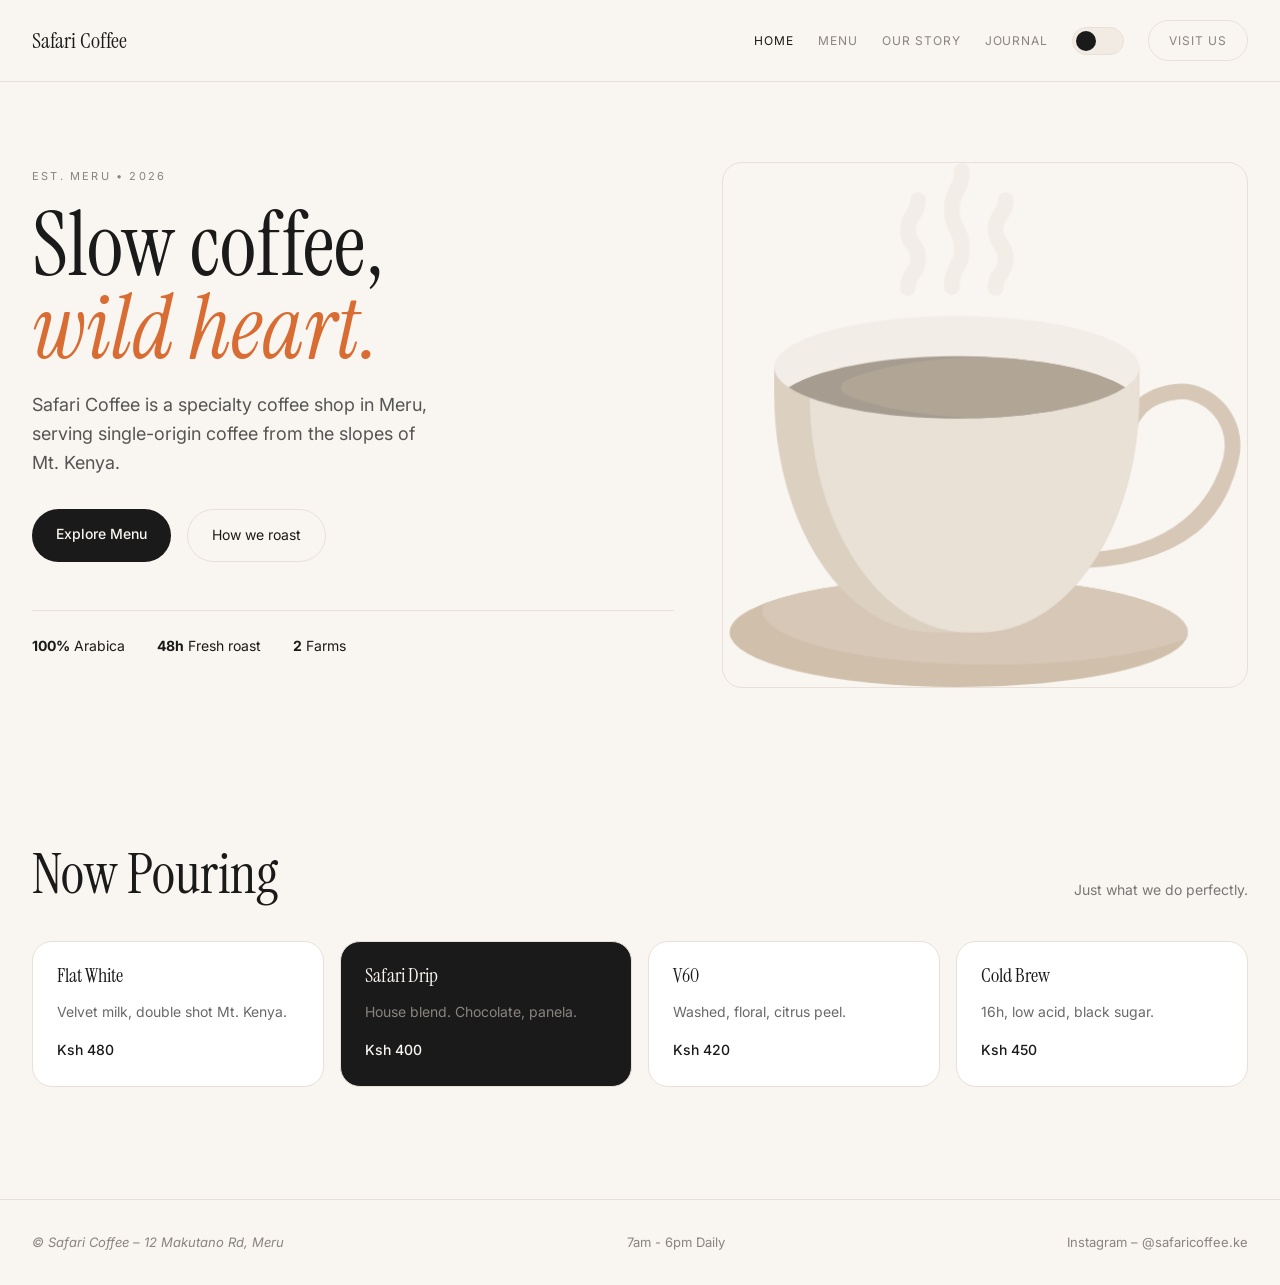
<file: safari_coffee/index.html>
<!DOCTYPE html>
<html lang="en">
<head>
    <meta charset="UTF-8">
    <meta name="viewport" content="width=device-width, initial-scale=1.0">
    <meta name="description" content="Discover fresh, quality, Mt. Kenya coffee in Meru.">
    <title>Safari Coffee | Mt. Kenya Coffee in Meru</title>
    <link rel="preconnect" href="https://fonts.googleapis.com">
    <link rel="stylesheet" href="https://fonts.googleapis.com/css2?family=Instrument+Serif:ital@0;1&family=Inter:wght@400;500&display=swap">
    <link rel="stylesheet" href="./static/css/styles.css">
</head>
<body>
    <input type="checkbox" id="theme" class="theme-checkbox">
    <header class="nav">
        <div class="logo">Safari Coffee</div>
        <nav class="nav-links">
            <a href="./index.html" class="active">Home</a>
            <a href="./menu.html">Menu</a>
            <a href="./story.html">Our Story</a>
            <a href="./blog.html">Journal</a>
            <label for="theme" class="theme-toggle" title="Toggle light/dark"></label>
            <a href="./visit.html" class="btn-small">Visit Us</a>
        </nav>
    </header>

    <main class="hero">
        <div class="hero-text">
            <span class="eyebrow">EST. MERU • 2026</span>
            <h1>Slow coffee,<br><em>wild heart.</em></h1>
            <p>Safari Coffee is a specialty coffee shop in Meru,
                serving single-origin coffee from the slopes of Mt. Kenya.
            </p>
            <div class="actions">
                <a class="btn-primary" href="./menu.html">Explore Menu</a>
                <a class="btn-ghost" href="./story.html">How we roast</a>
            </div>
            <div class="stats">
                <div><strong>100%</strong> Arabica</div>
                <div><strong>48h</strong> Fresh roast</div>
                <div><strong>2</strong> Farms</div>
            </div>
        </div>
        <div class="hero-img">
            <img src="./static/images/coffee.png" alt="Cup of freshly brewed Mt. Kenya coffee">
        </div>
    </main>

    <section id="menu" class="menu">
        <div class="section-head">
            <h2>Now Pouring</h2>
            <p>Just what we do perfectly.</p>
        </div>
        <div class="grid">
            <div class="card">
                <h3>Flat White</h3>
                <p>Velvet milk, double shot Mt. Kenya.</p>
                <span>Ksh 480</span>
            </div>
            <div class="card featured">
                <h3>Safari Drip</h3>
                <p>House blend. Chocolate, panela.</p>
                <span>Ksh 400</span>
            </div>
            <div class="card">
                <h3>V60</h3>
                <p>Washed, floral, citrus peel.</p>
                <span>Ksh 420</span>
            </div>
            <div class="card">
                <h3>Cold Brew</h3>
                <p>16h, low acid, black sugar.</p>
                <span>Ksh 450</span>
            </div>
        </div>
    </section>

    <footer class="footer">
        <address>
            &copy; Safari Coffee – 12 Makutano Rd, Meru
        </address>
        <p>7am - 6pm Daily</p>
        <div>Instagram – @safaricoffee.ke</div>
    </footer>
</body>
</html>
</file>
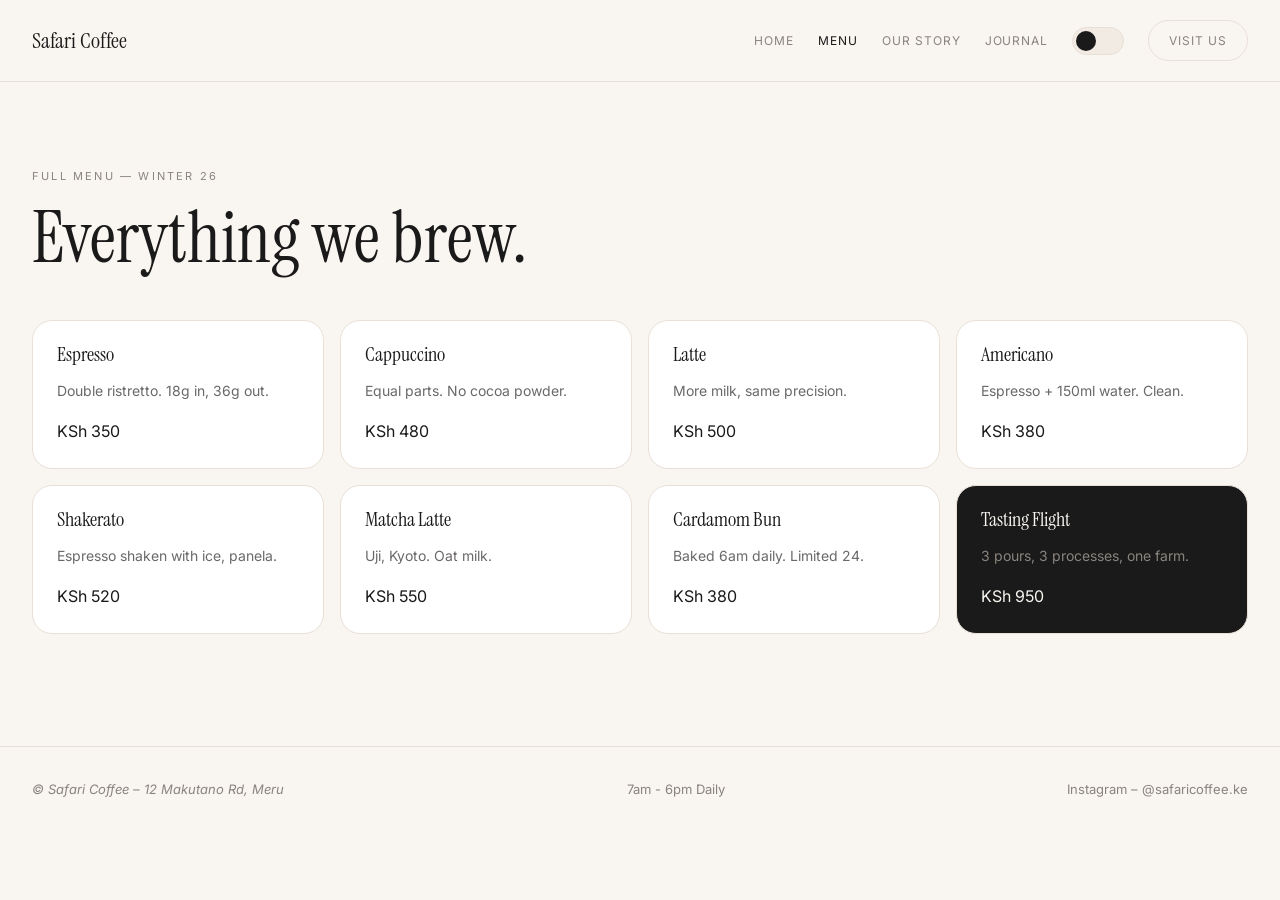
<file: safari_coffee/menu.html>
<!DOCTYPE html>
<html lang="en">
<head>
    <meta charset="UTF-8">
    <meta name="viewport" content="width=device-width, initial-scale=1.0">
    <title>Menu - Safari Coffee</title>
    <link rel="preconnect" href="https://fonts.googleapis.com">
    <link rel="stylesheet" href="https://fonts.googleapis.com/css2?family=Instrument+Serif:ital@0;1&family=Inter:wght@400;500&display=swap">
    <link rel="stylesheet" href="./static/css/styles.css">
</head>
<body>
    <input type="checkbox" id="theme" class="theme-checkbox">
    <header class="nav">
        <div class="logo">Safari Coffee</div>
        <nav class="nav-links">
            <a href="./index.html">Home</a>
            <a href="./menu.html" class="active">Menu</a>
            <a href="./story.html">Our Story</a>
            <a href="./blog.html">Journal</a>
            <label for="theme" class="theme-toggle" title="Toggle light/dark"></label>
            <a href="./visit.html" class="btn-small">Visit Us</a>
        </nav>
    </header>
    
	<section class="section">
		<span class="eyebrow">Full Menu — Winter 26</span>
		<h2 style="font-size: clamp(40px,6vw,72px); margin: 16px 0">
			Everything we brew.
		</h2>

		<div class="grid" style="margin-top:48px">
			<div class="card">
				<h3>Espresso</h3>
				<p>Double ristretto. 18g in, 36g out.</p>
				<div class="price">KSh 350</div>
			</div>
			<div class="card">
				<h3>Cappuccino</h3>
				<p>Equal parts. No cocoa powder.</p>
				<div class="price">KSh 480</div>
			</div>
			<div class="card">
				<h3>Latte</h3>
				<p>More milk, same precision.</p>
				<div class="price">KSh 500</div>
			</div>
			<div class="card">
				<h3>Americano</h3>
				<p>Espresso + 150ml water. Clean.</p>
				<div class="price">KSh 380</div>
			</div>
			<div class="card">
				<h3>Shakerato</h3>
				<p>Espresso shaken with ice, panela.</p>
				<div class="price">KSh 520</div>
			</div>
			<div class="card">
				<h3>Matcha Latte</h3>
				<p>Uji, Kyoto. Oat milk.</p>
				<div class="price">KSh 550</div>
			</div>
			<div class="card">
				<h3>Cardamom Bun</h3>
				<p>Baked 6am daily. Limited 24.</p>
				<div class="price">KSh 380</div>
			</div>
			<div class="card featured">
				<h3>Tasting Flight</h3>
				<p>3 pours, 3 processes, one farm.</p>
				<div class="price">KSh 950</div>
			</div>
		</div>
	</section>

    <footer class="footer">
        <address>
            &copy; Safari Coffee – 12 Makutano Rd, Meru
        </address>
        <p>7am - 6pm Daily</p>
        <div>Instagram – @safaricoffee.ke</div>
    </footer>
</body>
</html>
</file>
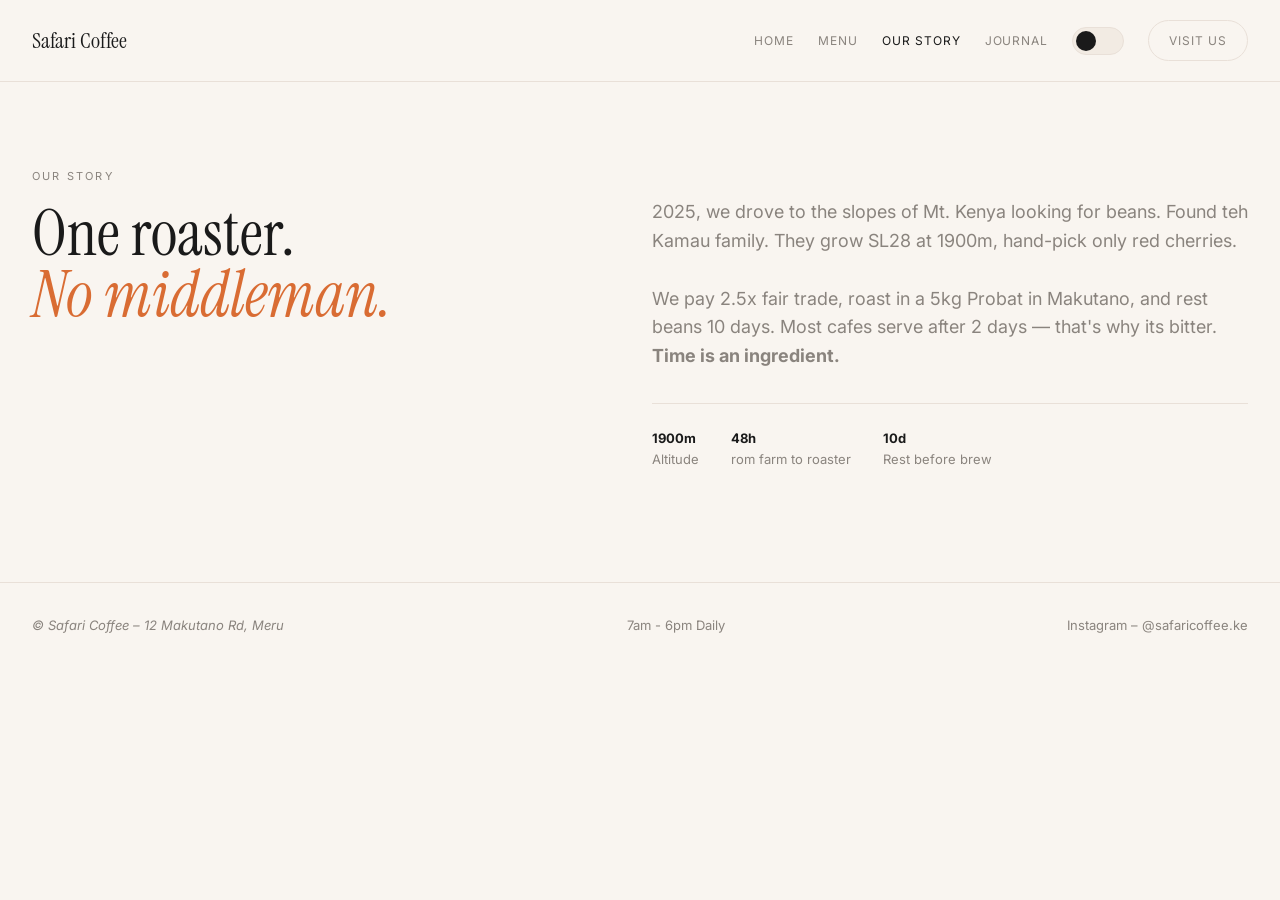
<file: safari_coffee/story.html>
<!DOCTYPE html>
<html lang="en">
<head>
    <meta charset="UTF-8">
    <meta name="viewport" content="width=device-width, initial-scale=1.0">
    <title>Our Story</title>
    <link rel="preconnect" href="https://fonts.googleapis.com">
    <link rel="stylesheet" href="https://fonts.googleapis.com/css2?family=Instrument+Serif:ital@0;1&family=Inter:wght@400;500&display=swap">
    <link rel="stylesheet" href="./static/css/styles.css">
</head>
<body>
    <input type="checkbox" id="theme" class="theme-checkbox">
    <header class="nav">
        <div class="logo">Safari Coffee</div>
        <nav class="nav-links">
            <a href="./index.html">Home</a>
            <a href="./menu.html">Menu</a>
            <a href="./story.html" class="active">Our Story</a>
            <a href="./blog.html">Journal</a>
            <label for="theme" class="theme-toggle" title="Toggle light/dark"></label>
            <a href="./visit.html" class="btn-small">Visit Us</a>
        </nav>
    </header>

    <section class="section" id="story">
        <div>
            <span class="eyebrow">Our Story</span>
            <h2 class="story-heading">One roaster. <br><em>No middleman.</em></h2>
        </div>

        <div class="story-container">
            <p>2025, we drove to the slopes of Mt. Kenya looking for beans. Found teh Kamau family. They grow SL28 at 1900m, hand-pick only red cherries.<br><br>We pay 2.5x fair trade, roast in a 5kg Probat in Makutano, and rest beans 10 days. Most cafes serve after 2 days — that's why its bitter. <strong>Time is an ingredient.</strong></p>

            <div class="specs-container">
                <div class="farm-specs">
                    <strong>1900m</strong><br><span>Altitude</span>
                </div>
                <div class="farm-specs">
                    <strong>48h</strong><br><span>rom farm to roaster</span>
                </div>
                <div class="farm-specs">
                    <strong>10d</strong><br><span>Rest before brew</span>
                </div>
            </div>
        </div>
    </section>

    <footer class="footer">
        <address>
            &copy; Safari Coffee – 12 Makutano Rd, Meru
        </address>
        <p>7am - 6pm Daily</p>
        <div>Instagram – @safaricoffee.ke</div>
    </footer>
</body>
</html>
</file>
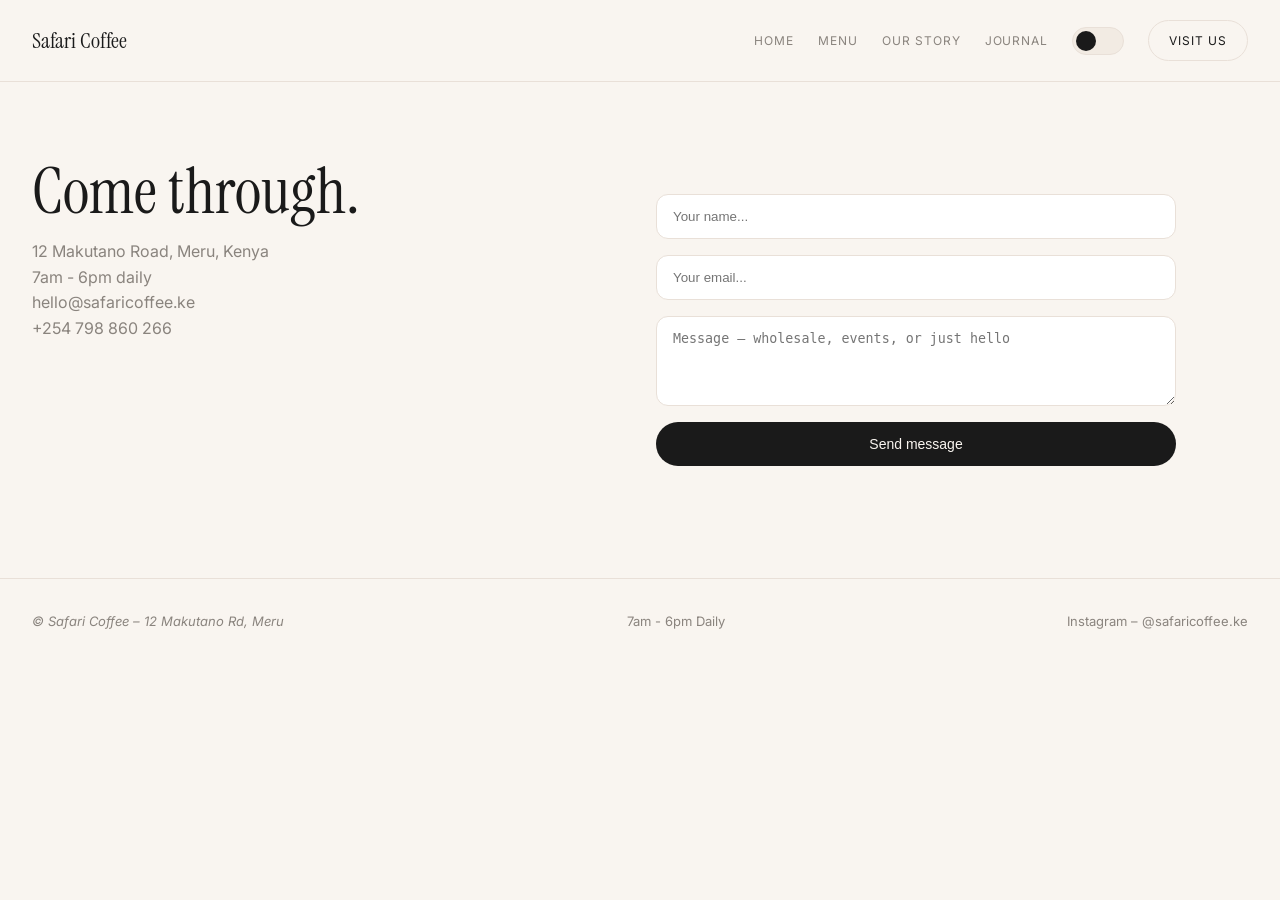
<file: safari_coffee/visit.html>
<!DOCTYPE html>
<html lang="en">
<head>
    <meta charset="UTF-8">
    <meta name="viewport" content="width=device-width, initial-scale=1.0">
    <title>Visit Us - Safari Coffee</title>
    <link rel="preconnect" href="https://fonts.googleapis.com">
    <link rel="stylesheet" href="https://fonts.googleapis.com/css2?family=Instrument+Serif:ital@0;1&family=Inter:wght@400;500&display=swap">
    <link rel="stylesheet" href="./static/css/styles.css">
</head>
<body>
    <input type="checkbox" id="theme" class="theme-checkbox">
    <header class="nav">
        <div class="logo">Safari Coffee</div>
        <nav class="nav-links">
            <a href="./index.html">Home</a>
            <a href="./menu.html">Menu</a>
            <a href="./story.html">Our Story</a>
            <a href="./blog.html">Journal</a>
            <label for="theme" class="theme-toggle" title="Toggle light/dark"></label>
            <a href="./visit.html" class="btn-small active">Visit Us</a>
        </nav>
    </header>

    <section class="section" style="display: grid; grid-template-columns: 1fr 1fr; gap: 32px">
        <div>
            <h2 style="font-size: clamp(36px, 5vw, 64px);">Come through.</h2>
            <p style="color: var(--muted); margin-top: 16px">
                12 Makutano Road, Meru, Kenya<br>7am - 6pm daily<br>hello@safaricoffee.ke<br>+254 798 860 266
            </p>
        </div>

        <div>
            <form class="form">
                <input type="text" class="input" placeholder="Your name..." required>
                <input type="text" class="input" placeholder="Your email..." required>
                <textarea name="Message" rows="4" class="input" placeholder="Message — wholesale, events, or just hello" required></textarea>
                <button class="btn-primary" style="border: none; cursor: pointer;">
                    Send message
                </button>
            </form>
        </div>
    </section>

    <footer class="footer">
        <address>
            &copy; Safari Coffee – 12 Makutano Rd, Meru
        </address>
        <p>7am - 6pm Daily</p>
        <div>Instagram – @safaricoffee.ke</div>
    </footer>
</body>
</html>
</file>
<file: safari_coffee/static/css/styles.css>
:root {
    --bg: #f9f5f0;
    --card: #ffffff;
    --card2: #f2ebe3;
    --text: #1a1a1a;
    --muted: #8a847e;
    --accent: #d96c33;
    --line: #e9e0d8;
    --radius: 20px; 
}

:root:has(#theme:checked) {
    --bg: #0f0f0e;
    --card: #1a1a19;
    --card: #232320;
    --text: #f5f1eb;
    --muted: #9a9590;
    --accent: #e07a47;
    --line: #2a2a28;
}

* {
    margin: 0;
    padding: 0;
    box-sizing: border-box;
}

body {
    background-color: var(--bg);
    color: var(--text);
    font-family: 'Inter', sans-serif;
    line-height: 1.6;
    transition: background 0.3s, color 0.3s;
}

h1, h2, h3 {
    font-family: 'Instrument Serif', serif;
    font-weight: 400;
    line-height: 0.95;
}

a {
    text-decoration: none;
    color: inherit;
}

img {
    display: block;
    width: 100%;
    text-align: center;
    opacity: 0.5;
}

/* toggle */
.theme-checkbox {
    display: none;
}

.theme-toggle {
    width: 52px;
    height: 28px;
    background-color: var(--card2);
    border: 1px solid var(--line);
    border-radius: 999px;
    position: relative;
    cursor: pointer;
    display: flex;
    align-items: center;
    transition: 0.3s;
}

.theme-toggle::after {
    content: ""; /* creates an empty element */
    width: 20px;
    height: 20px; /* set the size of the circular knob to 20 by 20 px */
    background-color: var(--text);
    border-radius: 50%;
    position: absolute;
    left: 3px;
    transition: 0.3s; /* smooth sliding effect */
}

#theme:checked + .nav .theme-toggle::after {
    transform: translateX(24px);
    background-color: var(--accent);
}

.theme-toggle span {
    font-size: 12px;
    position: absolute;
    width: 100%;
    text-align: center;
    opacity: 0.5;
}

/* nav */
.nav {
    position: sticky;
    top: 0;
    z-index: 10;
    display: flex;
    justify-content: space-between;
    align-items: center;
    padding: 20px 32px;
    background-color: color-mix(in srgb, var(--bg) 80%, transparent);
    backdrop-filter: 12px;
    border-bottom: 1px solid var(--line);
}

.logo {
    font-family: 'Instrument Serif', serif;
    font-size: 22px;
}

.nav-links {
    display: flex;
    gap: 24px;
    align-items: center;
    font-size: 12px;
    letter-spacing: 0.08em;
    text-transform: uppercase;
    color: var(--muted);
}

.nav-links a.active, .nav-links a:hover {
    color: var(--text);
}

.btn-small {
    border: 1px solid var(--line);
    padding: 10px 20px;
    border-radius: 999px;
    font-size: 12px;
}

/* hero */
.hero {
    display: grid;
    grid-template-columns: 1.1fr 0.9fr;
    gap: 48px;
    padding: 80px 32px;
    max-width: 1300px;
    margin: 0 auto;
}

.eyebrow {
    font-size: 11px;
    letter-spacing: 0.2em;
    color: var(--muted);
    text-transform: uppercase;
}

.hero h1 {
    font-size: clamp(48px, 7vw, 88px);
    margin: 16px 0 20px;
}

.hero h1 em {
    font-weight: 400;
    color: var(--accent);
}

.hero p {
    max-width: 36ch;
    color: #555;
    font-size: 18px;
}

.hero-img {
    border-radius: var(--radius);
    overflow: hidden;
    min-height: 520px;
    border: 1px solid var(--line);
}

.actions {
    display: flex;
    gap: 16px;
    margin: 32px 0 48px;
}

.btn-primary {
    background-color: var(--text);
    color: var(--bg);
    padding: 14px 24px;
    border-radius: 999px;
    font-size: 14px;
    font-weight: 500;
    transition: 0.2s;
}

.btn-ghost {
    border: 1px solid var(--line);
    padding: 14px 24px;
    border-radius: 999px;
    font-size: 14px;
}

.stats {
    display: flex;
    gap: 32px;
    border-top: 1px solid var(--line);
    padding-top: 24px;
    font-size: 14px;
}


/* menu */
section {
    padding: 80px 32px;
    max-width: 1300px;
    margin: 0 auto;
}

.section-head {
    display: flex;
    justify-content: space-between;
    align-items: end;
    margin-bottom: 40px;
}

.section-head h2 {
    font-size: clamp(32px, 5vw, 56px);
}

.section-head p {
    color: #777;
    max-width: 24ch;
    font-size: 14px;
    text-align: right;
}

.grid {
    display: grid;
    grid-template-columns: repeat(4, 1fr);
    gap: 16px;
}

.card {
    background-color: var(--card);
    border: 1px solid var(--line);
    padding: 24px;
    border-radius: var(--radius);
    display: flex;
    flex-direction: column;
    gap: 16px;
    transition: 0.2s;
}

.card h3 {
    font-size: 20px;
}

.card p {
    font-size: 14px;
    color: #6b6868;
    flex: 1;
}

.card span {
    font-size: 14px;
    font-weight: 500;
}

.card.featured {
    background-color: var(--text);
    color: var(--bg);
}

.card.featured p {
    color: var(--muted);
}

/* blog */
.blog-grid {
    display: grid;
    grid-template-columns: repeat(3, 1fr);
    gap: 16px;
}

.blog-card {
    border-radius: var(--radius);
    overflow: hidden;
    background-color: var(--card);
    border: 1px solid var(--line);
}

.blog-card img {
    height: 240px;
}

.blog-card div {
    padding: 20px;
}

/* our story */
#story {
    display: grid;
    grid-template-columns: 1fr 1fr;
    gap: 24px;
}

.story-heading {
    font-size: clamp(36px, 5vw, 64px);
    margin-top: 16px;
}

.story-heading em {
    color: var(--accent);
}

.story-container {
    padding-top: 36px;
}

.story-container p {
    color: var(--muted);
    font-size: 18px;
}

.specs-container {
    margin-top: 32px;
    border-top: 1px solid var(--line);
    padding-top: 24px;
    display: flex;
    gap: 32px;
    font-size: 13px;
}

.farm-specs span {
    color: var(--muted);
}


/*visit/contact us */
.form {
    max-width: 520px;
    display: grid;
    gap: 16px;
    margin-top: 32px;
}

.input {
    background-color: var(--card);
    border: 1px solid var(--line);
    border-radius: 12px;
    padding: 14px 16px;
    color: var(--text);
    width: 100%;
}

/* footer */
.footer {
    display: flex;
    justify-content: space-between;
    padding: 32px;
    font-size: 13px;
    border-top: 1px solid var(--line);
    color: var(--muted);
    margin-top: 32px;
}

/* responsive */
@media(max-width:900px) {
    .hero {
        grid-template-columns: 1fr;
        padding: 32px 16px;
        gap: 24px;
    }

    .hero-img {
        min-height: 360px;
    }

    .section {
        padding: 48px 16px;
    }

    .grid, .blog-grid {
        grid-template-columns: 1fr 1fr;
    }

    .section-head {
        flex-direction: column;
        align-items: start;
        gap: 8px;
    }

    .section-head p {
        text-align: left;
    }

    .nav {
        padding: 16px;
    }

    .footer {
        flex-direction: column;
        gap: 16px;
    }
}

@media (max-width:600px) {
    .grid, .blog-grid {
        grid-template-columns: 1fr;
    }
}
</file>
